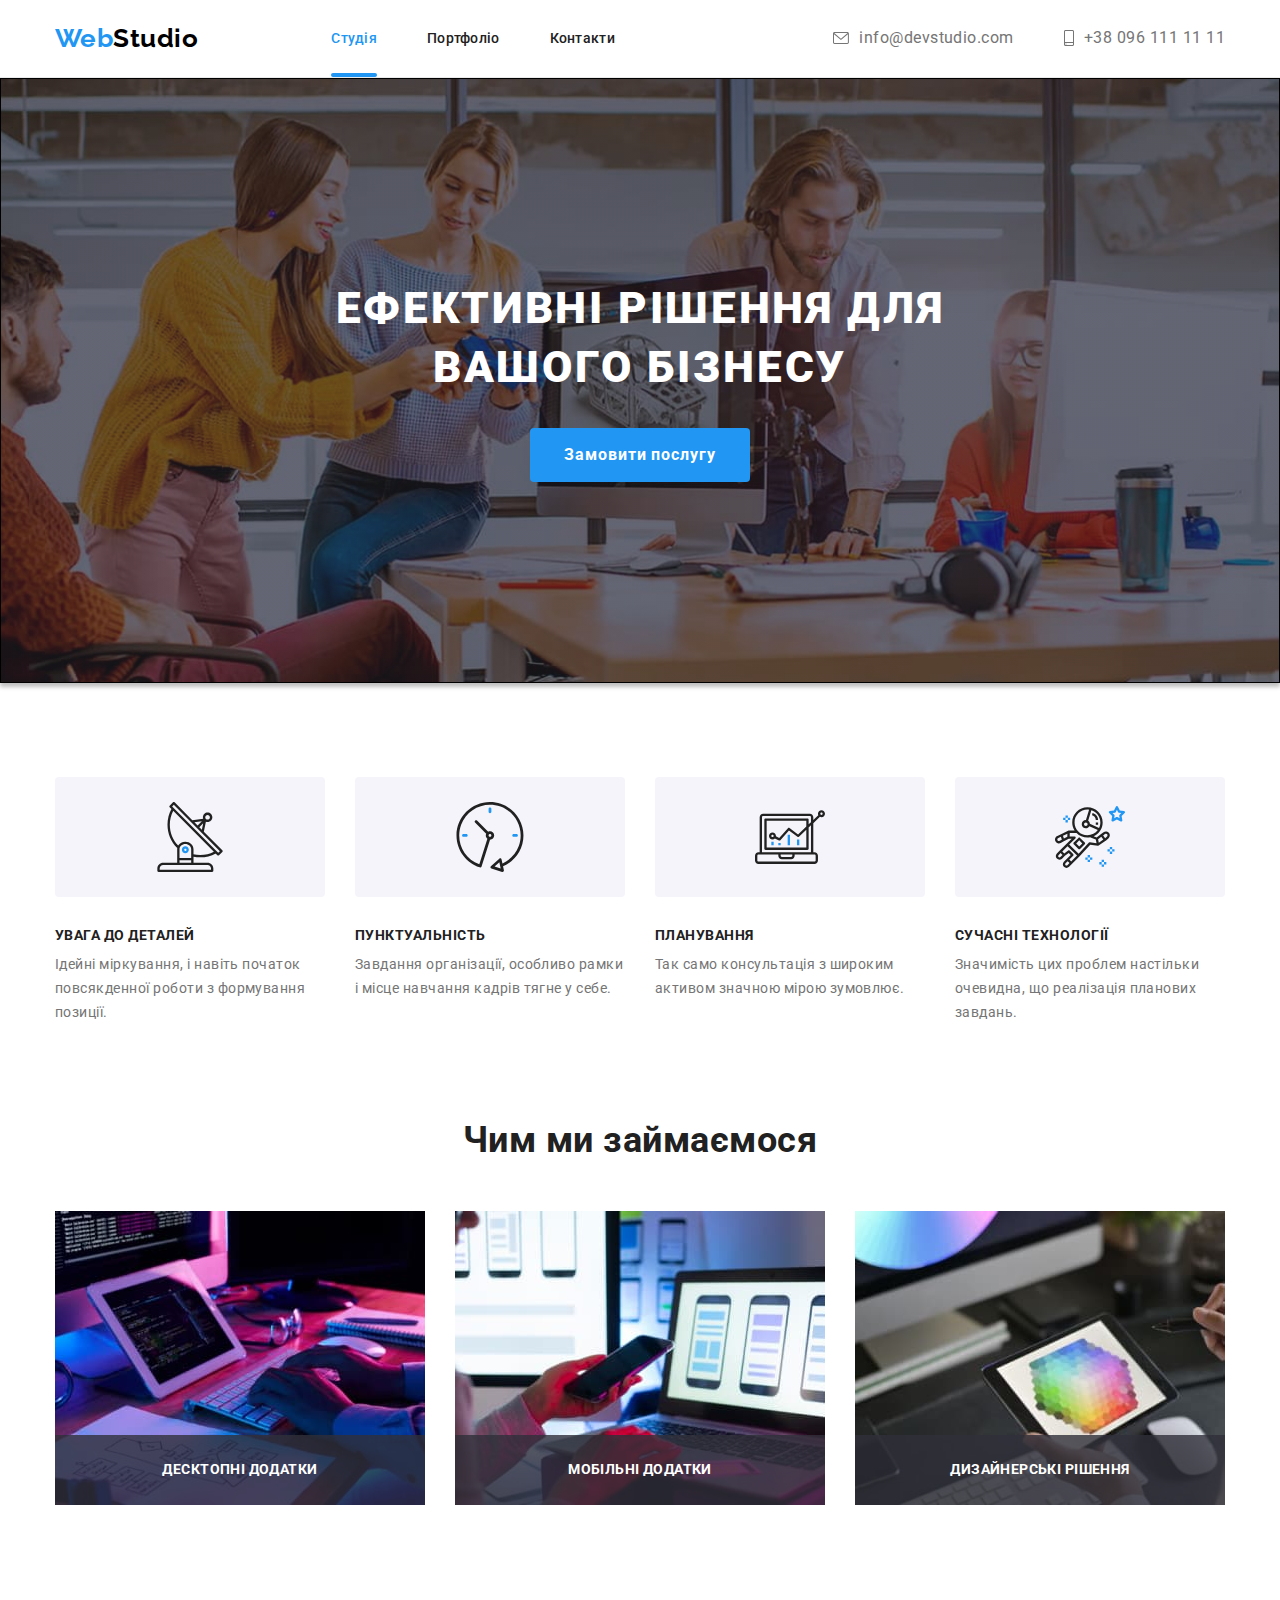
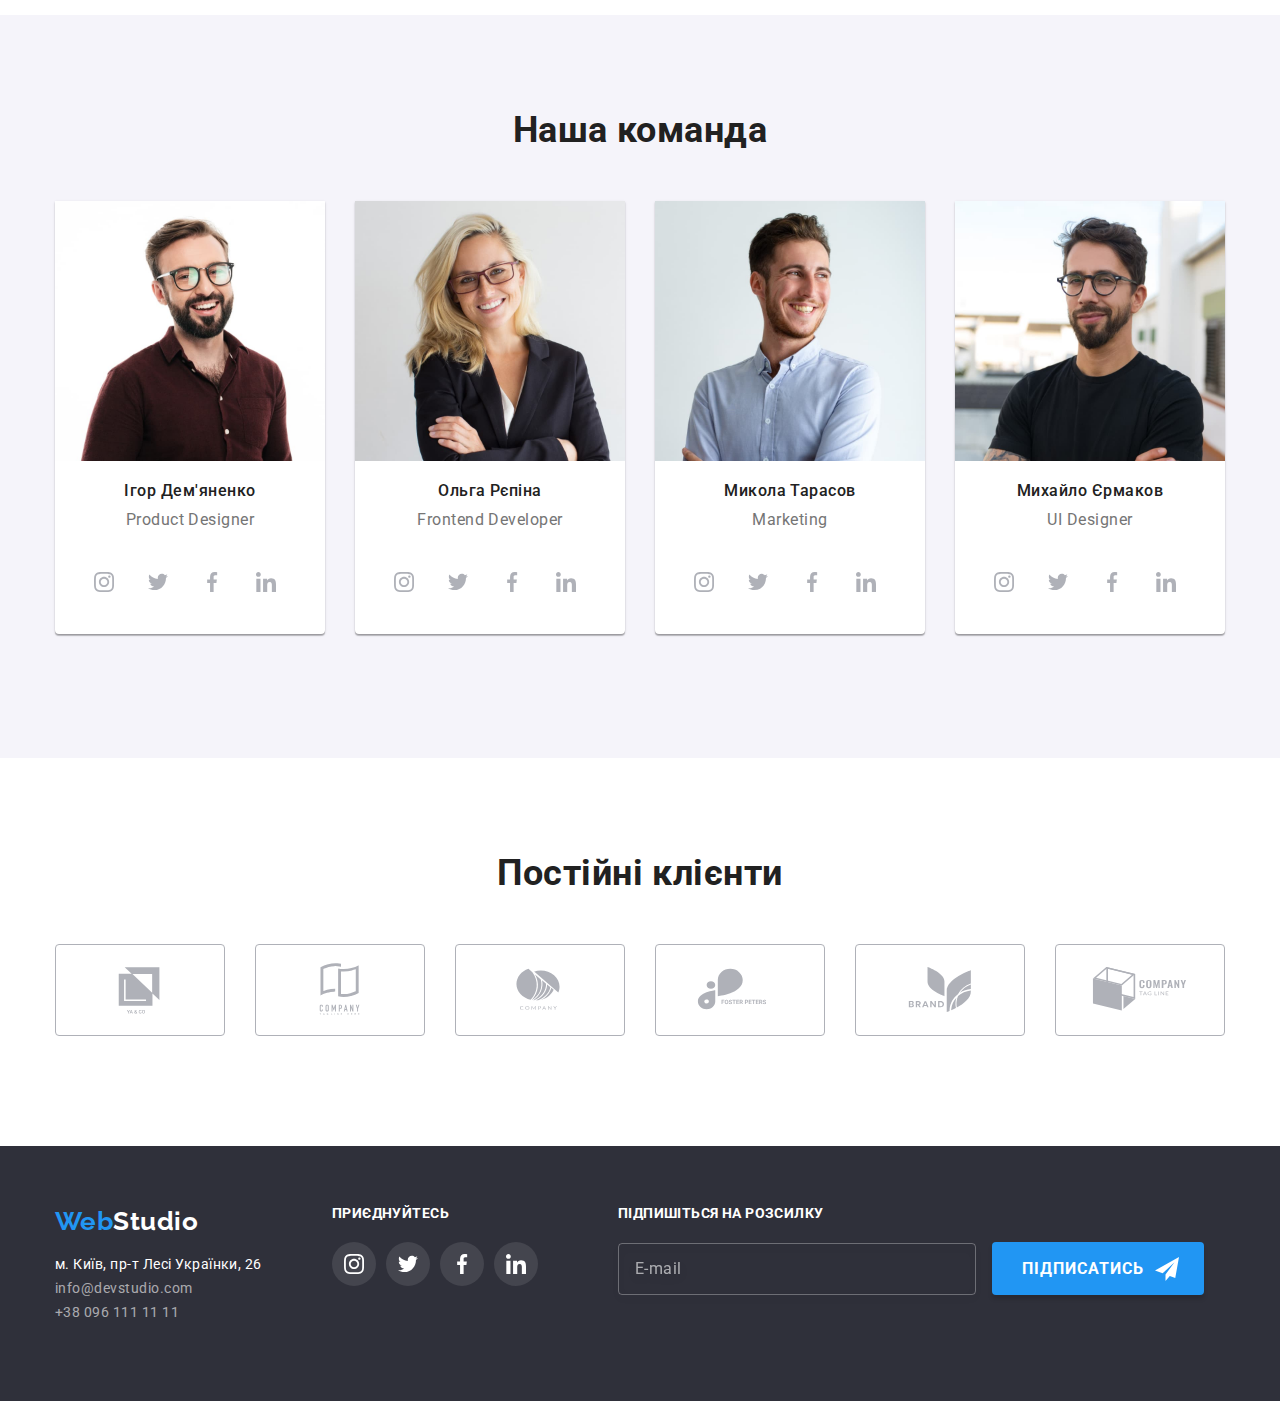
<file: index.html>
<!DOCTYPE html>
<html lang="uk">
<head>
    <meta charset="UTF-8">
    <meta http-equiv="X-UA-Compatible" content="IE=edge">
    <meta name="viewport" content="width=device-width, initial-scale=1.0">
    <title>WebStudio</title>
    <link rel="stylesheet" href="./css/main.min.css">
    </head>
<body class="body">
    <header class="page-header--border">
        <div class="container page-header">
            <nav>
                <div class="site-nav">
                    <a href="./index.html" class="logo">
                        <span><span class="logo-web">Web</span>Studio</span>
                    </a>
                    <ul class="site-nav--list">
                        <li><a href="./index.html" class="site-nav--link site-nav--link__currentcolor">Студія</a></li>
                        <li><a href="./portfolio.html" class="site-nav--link">Портфоліо</a></li>
                        <li><a href="" class="site-nav--link">Контакти</a></li>
                    </ul>
                </div>
            </nav>
            <ul class="page-header--contact">
                <li class="page-header--list">
                    <div class="page-header--item">
                        <a href="mailto:info@devstudio.com" class="page-header--link">
                            <svg width="16" height="12" class="page-header--icon">
                                <use href="./images/icon.svg#envelope"></use>
                            </svg>info@devstudio.com</a>
                    </div>
                </li>
                <li class="page-header--list">
                    <div class="page-header--item">
                        <a href="tel:+380961111111" class="page-header--link">
                            <svg width="10" height="16" class="page-header--icon">
                                <use href="./images/icon.svg#smartphone"></use>
                            </svg>+38 096 111 11 11</a>
                    </div>
                </li>
            </ul>
        </div>
    </header>
    <main>
        <!-- Герой -->
            <section class="hero">
                <div class="hero--owerlay">
                <h1 class="hero--title">Ефективні рішення для<br>вашого бізнесу</h1>
                <button type="button" class="hero--button" data-modal-open>Замовити послугу</button>
                </div>
            </section>
            <!--  -->
            <section class="section container predominantly">
                <h2 class="predominantly--head">Наші переваги</h2>
                <ul class="predominantly--list">
                    <li class="predominantly--item">
                        <div class="predominantly--box">
                        <svg width="70" height="70" class="predominantly--icon">
                            <use href="./images/icon.svg#antenna"></use>
                        </svg>
                        </div>
                        <h3 class="predominantly--title">УВАГА ДО ДЕТАЛЕЙ</h3>
                        <p class="predominantly--text">Ідейні міркування, і навіть початок повсякденної роботи з формування позиції.</p>
                    </li>
                    <li class="predominantly--item">
                        <div class="predominantly--box">
                            <svg width="70" height="70" class="predominantly--icon">
                                <use href="./images/icon.svg#clock"></use>
                            </svg>
                        </div>
                        <h3 class="predominantly--title">ПУНКТУАЛЬНІСТЬ</h3>
                        <p class="predominantly--text">Завдання організації, особливо рамки і місце навчання кадрів тягне у себе.</p>
                    </li >
                    <li class="predominantly--item">
                        <div class="predominantly--box">
                            <svg width="70" height="70" class="predominantly--icon">
                                <use href="./images/icon.svg#diagram"></use>
                            </svg>
                        </div>
                        <h3 class="predominantly--title">ПЛАНУВАННЯ</h3>
                        <p class="predominantly--text">Так само консультація з широким активом значною мірою зумовлює.</p>
                    </li >
                    <li class="predominantly--item">
                        <div class="predominantly--box">
                            <svg width="70" height="70" class="predominantly--icon">
                                <use href="./images/icon.svg#astronaut"></use>
                            </svg>
                        </div>
                        <h3 class="predominantly--title">СУЧАСНІ ТЕХНОЛОГІЇ</h3>
                        <p class="predominantly--text">Значимість цих проблем настільки очевидна, що реалізація планових завдань.</p>
                    </li>
                </ul>
            </section>
            <!--  -->
            <section class="section container galery">
                <h2 class="section--title">Чим ми займаємося</h2>
                <ul class="galery--list">
                    <li >
                        <div class="galery--item">
                            <img src="./images/box1.jpg" alt="Десктопні додатки" width="370">
                            <p class="galery--title">Десктопні додатки</p>
                        </div>
                    </li>
                        <li>
                        <div class="galery--item">
                             <img src="./images/box2.jpg" alt="Мобільні додатки" width="370">
                            <p class="galery--title">Мобільні додатки</p>
                        </div>
                    </li>
                    <li>
                        <div class="galery--item">
                            <img src="./images/box3.jpg" alt="Дизайнерські рішення" width="370">
                            <p class="galery--title">Дизайнерські рішення</p>
                        </div>
                    </li>
                </ul>
            </section>
            <!--  -->
            <section class="section team">
                <div class="container">
                <h2 class="section--title">Наша команда</h2>
                <ul class="team--list">
                    <li class="team--item">
                        <img src="./images/imgpd.jpg" alt="Чоловік" width="270">
                        <h3 class="team--title">Ігор Дем'яненко</h3>
                        <p class="team--text">Product Designer</p>
                        <ul class="social-networks">
                            <li>
                                <a href="" class="social-networks--link">
                                    <svg width="20" height="20" class="social-networks--icon">
                                        <use href="./images/icon.svg#instagram"></use>
                                    </svg>
                                </a>
                            </li>
                            <li >
                                <a href="" class="social-networks--link">
                                    <svg width="20" height="20" class="social-networks--icon">
                                        <use href="./images/icon.svg#twitter"></use>
                                    </svg>
                                </a>
                            </li>
                            <li >
                                <a href="" class="social-networks--link">
                                    <svg width="20" height="20" class="social-networks--icon">
                                        <use href="./images/icon.svg#facebook"></use>
                                    </svg>
                                </a>
                            </li>
                            <li >
                                <a href="" class="social-networks--link">
                                    <svg width="20" height="20" class="social-networks--icon">
                                        <use href="./images/icon.svg#linkedin"></use>
                                    </svg>
                                </a>
                            </li>
                        </ul>
                    </li>
                    <li class="team--item">
                        <img src="./images/imgfd.jpg" alt="Жінка" width="270">
                        <h3 class="team--title">Ольга Рєпіна</h3>
                        <p class="team--text">Frontend Developer</p>
                        <ul class="social-networks">
                            <li>
                                <a href="" class="social-networks--link">
                                    <svg width="20" height="20" class="social-networks--icon">
                                        <use href="./images/icon.svg#instagram"></use>
                                    </svg>
                                </a>
                            </li>
                            <li>
                                <a href="" class="social-networks--link">
                                    <svg width="20" height="20" class="social-networks--icon">
                                        <use href="./images/icon.svg#twitter"></use>
                                    </svg>
                                </a>
                            </li>
                            <li>
                                <a href="" class="social-networks--link">
                                    <svg width="20" height="20" class="social-networks--icon">
                                        <use href="./images/icon.svg#facebook"></use>
                                    </svg>
                                </a>
                            </li>
                            <li>
                                <a href="" class="social-networks--link">
                                    <svg width="20" height="20" class="social-networks--icon">
                                        <use href="./images/icon.svg#linkedin"></use>
                                    </svg>
                                </a>
                            </li>
                        </ul>
                    </li>
                    <li class="team--item">
                        <img src="./images/imgm.jpg" alt="Чоловік" width="270">
                        <h3 class="team--title">Микола Тарасов</h3>
                        <p class="team--text">Marketing</p>
                        <ul class="social-networks">
                            <li>
                                <a href="" class="social-networks--link">
                                    <svg width="20" height="20" class="social-networks--icon">
                                        <use href="./images/icon.svg#instagram"></use>
                                    </svg>
                                </a>
                            </li>
                            <li>
                                <a href="" class="social-networks--link">
                                    <svg width="20" height="20" class="social-networks--icon">
                                        <use href="./images/icon.svg#twitter"></use>
                                    </svg>
                                </a>
                            </li>
                            <li>
                                <a href="" class="social-networks--link">
                                    <svg width="20" height="20" class="social-networks--icon">
                                        <use href="./images/icon.svg#facebook"></use>
                                    </svg>
                                </a>
                            </li>
                            <li>
                                <a href="" class="social-networks--link">
                                    <svg width="20" height="20" class="social-networks--icon">
                                        <use href="./images/icon.svg#linkedin"></use>
                                    </svg>
                                </a>
                            </li>
                        </ul>
                    </li>
                    <li class="team--item">
                        <img src="./images/imguid.jpg" alt="Чоловік" width="270">
                        <h3 class="team--title">Михайло Єрмаков</h3>
                        <p class="team--text">UI Designer</p>
                        <ul class="social-networks">
                            <li>
                                <a href="" class="social-networks--link">
                                    <svg width="20" height="20" class="social-networks--icon">
                                        <use href="./images/icon.svg#instagram"></use>
                                    </svg>
                                </a>
                            </li>
                            <li>
                                <a href="" class="social-networks--link">
                                    <svg width="20" height="20" class="social-networks--icon">
                                        <use href="./images/icon.svg#twitter"></use>
                                    </svg>
                                </a>
                            </li>
                            <li>
                                <a href="" class="social-networks--link">
                                    <svg width="20" height="20" class="social-networks--icon">
                                        <use href="./images/icon.svg#facebook"></use>
                                    </svg>
                                </a>
                            </li>
                            <li>
                                <a href="" class="social-networks--link">
                                    <svg width="20" height="20" class="social-networks--icon">
                                        <use href="./images/icon.svg#linkedin"></use>
                                    </svg>
                                </a>
                            </li>
                        </ul>
                    </li>
                </ul>
                </div>
            </section>
            <section class="section client">
                <div class="container">
                <h2 class="section--title">Постійні клієнти</h2>
                <ul class="client--list">
                    <li class="client--item">
                        <a href="" class="client--icon">
                            <svg class="icon" width="106" height="60">
                                <use href="./images/icon.svg#client1"></use>
                            </svg>
                        </a>
                    </li>
                    <li class="client--item">
                        <a href="" class="client--icon">
                            <svg class="icon" width="106" height="60">
                                <use href="./images/icon.svg#client2"></use>
                            </svg>
                        </a>
                    </li>
                    <li class="client--item">
                        <a href="" class="client--icon">
                            <svg class="icon" width="106" height="60">
                                <use href="./images/icon.svg#client3"></use>
                            </svg>
                        </a>
                    </li>
                    <li class="client--item">
                        <a href="" class="client--icon">
                            <svg class="icon" width="106" height="60">
                                <use href="./images/icon.svg#client4"></use>
                            </svg>
                        </a>
                    </li>
                    <li class="client--item">
                        <a href="" class="client--icon">
                            <svg class="icon" width="106" height="60">
                                <use href="./images/icon.svg#client5"></use>
                            </svg>
                        </a>
                    </li>
                    <li>
                        <a href="" class="client--icon">
                            <svg class="icon" width="106" height="60">
                                <use href="./images/icon.svg#client6"></use>
                            </svg>
                        </a>
                    </li>
                </ul>
                </div>
            </section>
    </main>
    <footer class="footer">
        <div class="container footer--box">
        <div class="contact-box">
        <a href="./index.html" class="footer-logo"><span class="logo-web">Web</span>Studio</a>
        <address>
            <ul class="footer--contact">
                <li ><a href="https://goo.gl/maps/kA798qE1cDonrKTo9" class="footer--address" target="_blank" rel="noreferrer noopener">м. Київ, пр-т Лесі Українки, 26</a></li>
                <li ><a href="mailto:info@devstudio.com" class="footer--link">info@devstudio.com</a></li>
                <li> <a href="tel:+380961111111" class="footer--link">+38 096 111 11 11</a></li>
            </ul>
        </address>
        </div>
        <div class="contact-box">
            <p class="footer--title">приєднуйтесь</p>
                        <ul class="social-networks">
                            <li>
                                <a href="" class="social-networks--link social-networks--link__fill">
                                    <svg width="20" height="20">
                                        <use href="./images/icon.svg#instagram"></use>
                                    </svg>
                                </a>
                            </li>
                            <li>
                                <a href="" class="social-networks--link social-networks--link__fill">
                                    <svg width="20" height="20">
                                        <use href="./images/icon.svg#twitter"></use>
                                    </svg>
                                </a>
                            </li>
                            <li>
                                <a href="" class="social-networks--link social-networks--link__fill">
                                    <svg width="20" height="20">
                                        <use href="./images/icon.svg#facebook"></use>
                                    </svg>
                                </a>
                            </li>
                            <li>
                                <a href="" class="social-networks--link social-networks--link__fill">
                                    <svg width="20" height="20">
                                        <use href="./images/icon.svg#linkedin"></use>
                                    </svg>
                                </a>
                            </li>
                        </ul>
        </div>

        <div class="subscription">
            <form action="" class="subscription-form">
                <label for="footemail" class="subscription--label">Підпишіться на розсилку</label>
                <input type="email" name="footemail" id="footemail" placeholder="E-mail" class="subscription--email">
                <button type="submit" class="subscription--button">
                    <span class="subscription--text">Підписатись</span> 
                <svg class="subscription--icon">
                    <use href="./images/icon.svg#send"></use>
                </svg>
                </button>
            </form>
        </div>
        </div>
    </footer>

    <div class="backdrop is-hidden" data-modal>
        <div class="modal">
            <button class="button-exit" type="button" data-modal-close>
                <svg width="11" height="11">
                    <use href="./images/icon.svg#exit"></use>
                </svg>
            </button>
            <h2 class="modal--head">Залиште свої дані, ми вам передзвонимо</h2>
            <div >
            <form action="" class="modal-form">
                <!-- <div class="label-focus"> -->


                <label for="name" class="modal-form--label" name="name"> Ім'я
                <input type="text" id="name" class="modal-form--input">
                    <svg width="18" height="18" class="modal-form--icon">
                        <use href="./images/icon.svg#name"></use>
                    </svg>
                </label>

                <label for="tel" class="modal-form--label">Телефон
                    <input type="tel" id="tel" class="modal-form--input" name="tel">
                    <svg width="18" height="18" class="modal-form--icon">
                        <use href="./images/icon.svg#tel"></use>
                    </svg>
                </label>

                <label for="email" class="modal-form--label">Пошта
                    <input type="email" class="modal-form--input" id="email" name="email">
                    <svg width="18" height="18" class="modal-form--icon">
                        <use href="./images/icon.svg#mail"></use>
                    </svg>
                </label>

                <label for="coment" class="modal-form--label">Коментар</label>
                <textarea name="Коментар" rows="5" placeholder="Введіть текст" class="modal-form--textarea" id="coment"></textarea>

                <label for="checkbox" class="checkbox--label">
                    <input type="checkbox" id="checkbox" class="checkbox" name="checkbox">
                        Погоджуюся з розсилкою та приймаю <a href="" class="checkbox--link">Умови договору</a>
                    <span class="checkbox--icon">
                        <svg width="16" height="15" class="checkbox--svg">
                            <use href="./images/icon.svg#iconcheck"></use>
                        </svg>
                    </span>
                </label>
                <button type="submit" class="modal--submit">Відправити</button>
            </form>
            </div>
        </div>
    </div>
    <script src="./js/modal.js"></script>
</body>
</html>
</file>
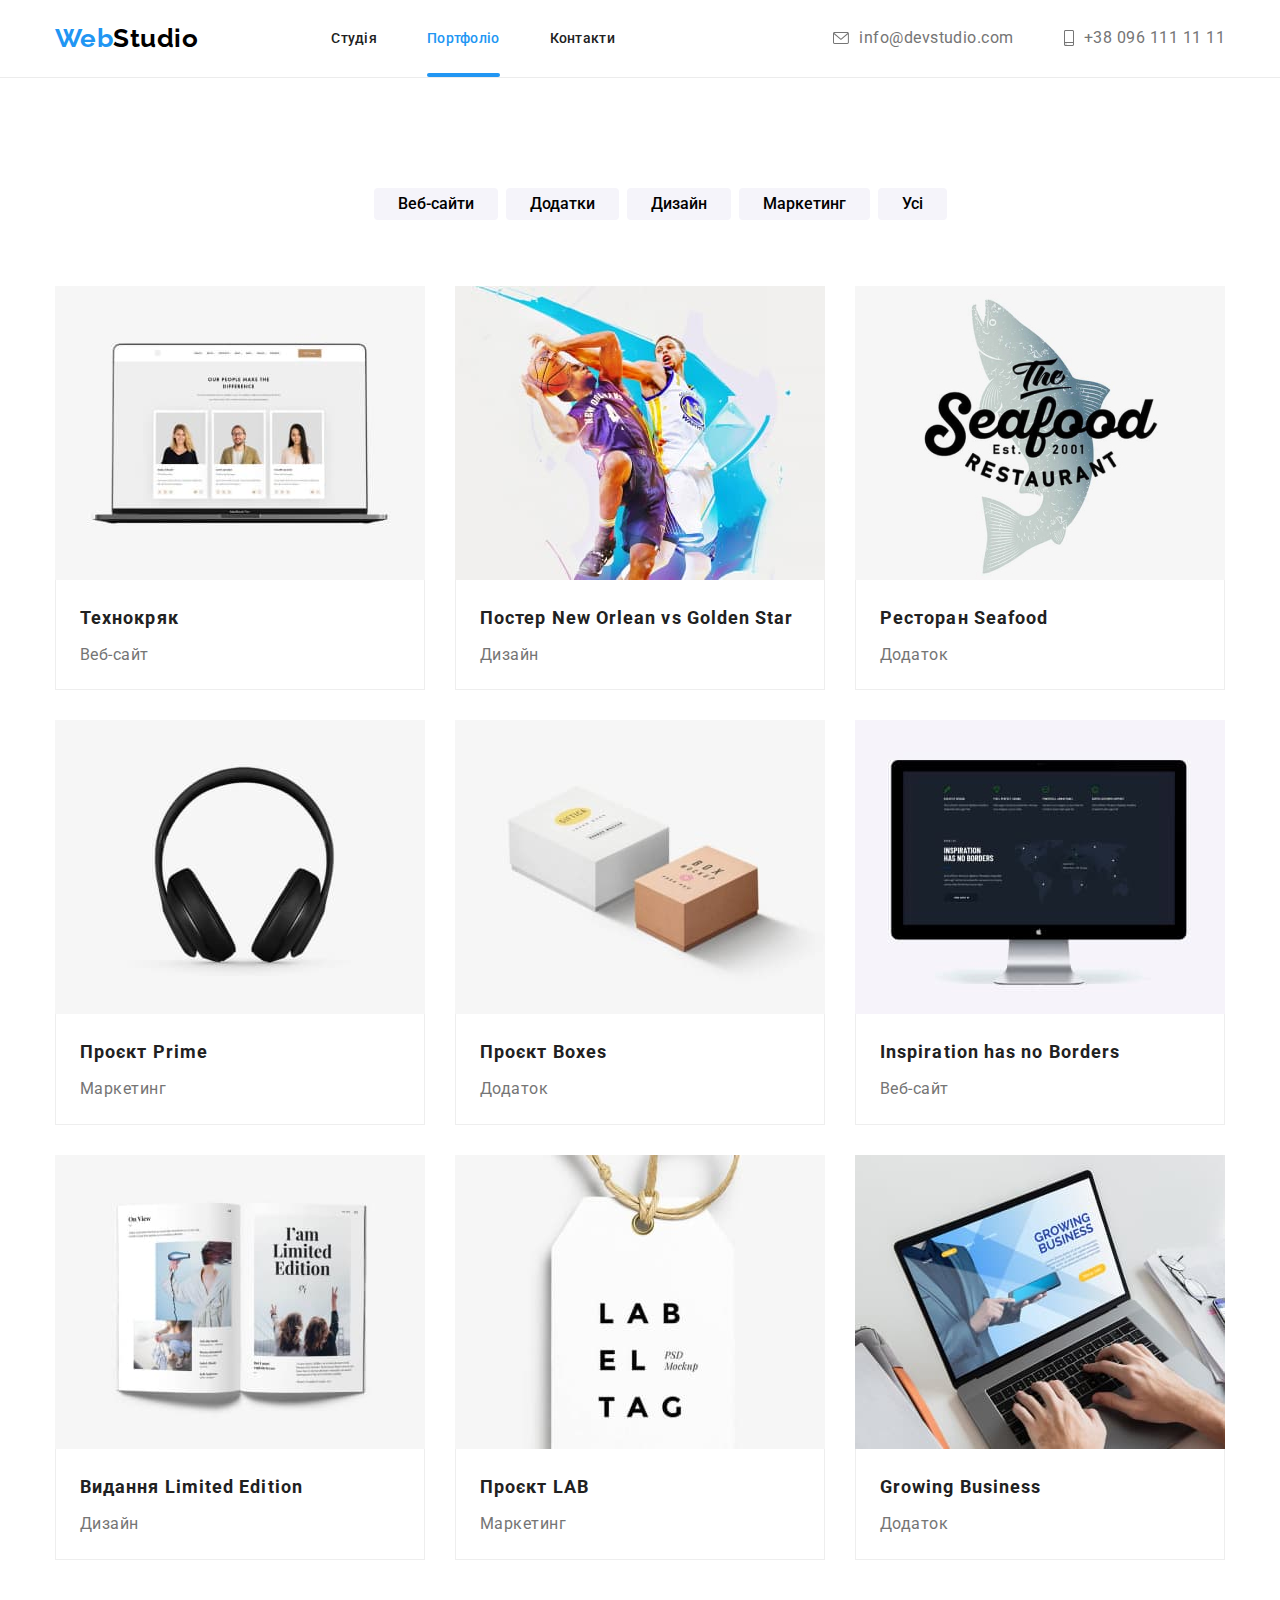
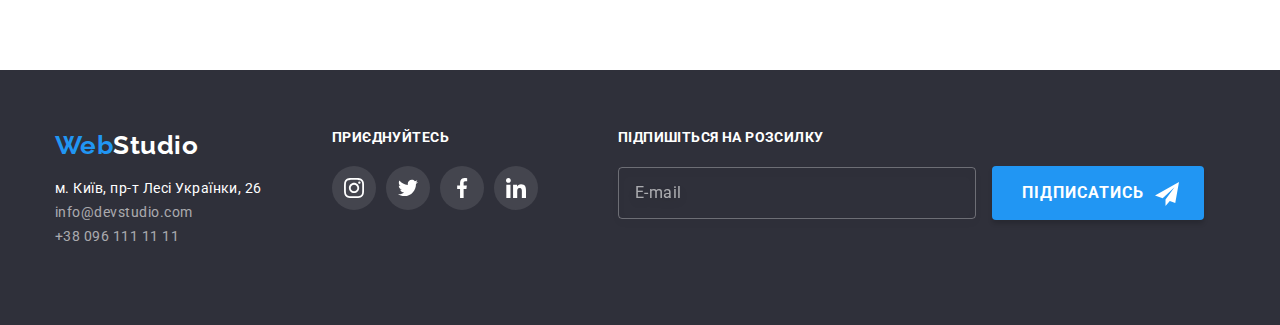
<file: portfolio.html>
<!DOCTYPE html>
<html lang="uk">
<head>
    <meta charset="UTF-8">
    <meta http-equiv="X-UA-Compatible" content="IE=edge">
    <meta name="viewport" content="width=device-width, initial-scale=1.0">
    <title>Портфоліо</title>
    <link rel="stylesheet" href="./css/main.min.css">
</head>
<body class="body">
    <header class="page-header--border">
        <div class="container page-header">
            <nav>
                <div class="site-nav">
                    <a href="./index.html" class="logo">
                        <span><span class="logo-web">Web</span>Studio</span>
                    </a>
                    <ul class="site-nav--list">
                        <li><a href="./index.html" class="site-nav--link">Студія</a></li>
                        <li><a href="./portfolio.html" class="site-nav--link site-nav--link__currentcolor">Портфоліо</a></li>
                        <li><a href="" class="site-nav--link">Контакти</a></li>
                    </ul>
                </div>
            </nav>
            <ul class="page-header--contact">
                <li class="page-header--list">
                    <div class="page-header--item">
                        <a href="mailto:info@devstudio.com" class="page-header--link">
                            <svg width="16" height="12" class="page-header--icon">
                                <use href="./images/icon.svg#envelope"></use>
                            </svg>info@devstudio.com</a>
                    </div>
                </li>
                <li class="page-header--list">
                    <div class="page-header--item">
                        <a href="tel:+380961111111" class="page-header--link">
                            <svg width="10" height="16" class="page-header--icon">
                                <use href="./images/icon.svg#smartphone"></use>
                            </svg>+38 096 111 11 11</a>
                    </div>
                </li>
            </ul>
        </div>
    </header>
    <main>
        <section class="portfolio section">
        <div class="container">
            <h1 class="portfolio--header">Портфоліо</h1>
        <ul class="filter">
            <li class="filter--items"><BUtton type="button" class="filter--button">Веб-сайти</BUtton></li>
            <li class="filter--items"><BUtton type="button" class="filter--button">Додатки</BUtton></li>
            <li class="filter--items"><BUtton type="button" class="filter--button">Дизайн</BUtton></li>
            <li class="filter--items"><BUtton type="button" class="filter--button">Маркетинг</BUtton></li>
            <li class="filter--items"><BUtton type="button" class="filter--button">Усі</BUtton></li>
        </ul>
        <ul class="portfolio--list">
            <li class="portfolio--items">
                <div>
                <a href="" class="portfolio--card">
                <div class="portfolio--card__hover">
                    <img src="./images/tehnocryac.jpg" alt="Технокряк" width="370" class="portfolio--img">
                <div class="portfolio--description">
                    <p>Ресурс пропонує комплексні пропозиції з різним рівнем функціоналу та сервісів. Все це дозволить відвідувачу отримати вичерпні відомості про компанію чи приватну особу.</p>
                </div>
                </div>
                <div class="portfolio--signature">
                <h2 class="portfolio--title">Технокряк</h2>
                <p class="portfolio--text">Веб-сайт</p>
                </div>
                </a>
            </li>
            <li class="portfolio--items">
                <div>
                <a href="" class="portfolio--card">
                <div class="portfolio--card__hover">
                    <img src="./images/poster.jpg" alt="" width="370" class="portfolio--img">
                <div class="portfolio--description">
                    <p>Ресурс пропонує комплексні пропозиції з різним рівнем функціоналу та сервісів. Все це дозволить відвідувачу
                        отримати вичерпні відомості про компанію чи приватну особу.</p>
                </div>
                </div>
                <div class="portfolio--signature">
                <h2 class="portfolio--title">Постер New Orlean vs Golden Star</h2>
                <p class="portfolio--text">Дизайн</p>
                </div>
                </a>
            </li>
            <li class="portfolio--items">
                <div>
                <a href="" class="portfolio--card">
                <div class="portfolio--card__hover">
                    <img src="./images/restoran.jpg" alt="" width="370" class="portfolio--img">
                <div class="portfolio--description">
                    <p>Ресурс пропонує комплексні пропозиції з різним рівнем функціоналу та сервісів. Все це дозволить відвідувачу
                        отримати вичерпні відомості про компанію чи приватну особу.</p>
                </div>
                </div>
                <div class="portfolio--signature">
                <h2 class="portfolio--title">Ресторан Seafood</h2>
                <p class="portfolio--text">Додаток</p>
                </div>
                </a>
            </li>
            <li class="portfolio--items">
                <div>
                <a href="" class="portfolio--card">
                <div class="portfolio--card__hover">
                    <img src="./images/prime.jpg" alt="" width="370" class="portfolio--img">
                <div class="portfolio--description">
                    <p>Ресурс пропонує комплексні пропозиції з різним рівнем функціоналу та сервісів. Все це дозволить відвідувачу
                        отримати вичерпні відомості про компанію чи приватну особу.</p>
                </div>
                </div>
                <div class="portfolio--signature">
                <h2 class="portfolio--title">Проєкт Prime</h2>
                <p class="portfolio--text">Маркетинг</p>
                </div>
                </a>
            </li>
            <li class="portfolio--items">
                <div>
                <a href="" class="portfolio--card">
                <div class="portfolio--card__hover">
                    <img src="./images/boxes.jpg" alt="" width="370" class="portfolio--img">
                <div class="portfolio--description">
                    <p>Ресурс пропонує комплексні пропозиції з різним рівнем функціоналу та сервісів. Все це дозволить відвідувачу
                        отримати вичерпні відомості про компанію чи приватну особу.</p>
                </div>
                </div>
                <div class="portfolio--signature">
                <h2 class="portfolio--title">Проєкт Boxes</h2>
                <p class="portfolio--text">Додаток</p>
                </div>
                </a>
            </li>
            <li class="portfolio--items">
                <div>
                <a href="" class="portfolio--card">
                <div class="portfolio--card__hover">
                    <img src="./images/borders.jpg" alt="" width="370" class="portfolio--img">
                <div class="portfolio--description">
                    <p>Ресурс пропонує комплексні пропозиції з різним рівнем функціоналу та сервісів. Все це дозволить відвідувачу
                        отримати вичерпні відомості про компанію чи приватну особу.</p>
                </div>
                </div>
                <div class="portfolio--signature">
                <h2 class="portfolio--title">Inspiration has no Borders</h2>
                <p class="portfolio--text">Веб-сайт</p>
                </div>
                </a>
            </li>
            <li class="portfolio--items">
                <div>
                <a href="" class="portfolio--card">
                <div class="portfolio--card__hover">
                    <img src="./images/limited.jpg" alt="" width="370" class="portfolio--img">
                <div class="portfolio--description">
                    <p>Ресурс пропонує комплексні пропозиції з різним рівнем функціоналу та сервісів. Все це дозволить відвідувачу
                        отримати вичерпні відомості про компанію чи приватну особу.</p>
                </div>
                </div>
                <div class="portfolio--signature">
                <h2 class="portfolio--title">Видання Limited Edition</h2>
                <p class="portfolio--text">Дизайн</p>
                </div>
                </a>
            </li>
            <li class="portfolio--items">
                <div>
                <a href="" class="portfolio--card">
                <div class="portfolio--card__hover">
                    <img src="./images/lab.jpg" alt="" width="370" class="portfolio--img">
                <div class="portfolio--description">
                    <p>Ресурс пропонує комплексні пропозиції з різним рівнем функціоналу та сервісів. Все це дозволить відвідувачу
                        отримати вичерпні відомості про компанію чи приватну особу.</p>
                </div>
                </div>
                <div class="portfolio--signature">
                <h2 class="portfolio--title">Проєкт LAB</h2>
                <p class="portfolio--text">Маркетинг</p>
                </div>
                </a>
            </li>
            <li class="portfolio--items">
                <div>
                <a href="" class="portfolio--card">
                <div class="portfolio--card__hover">
                    <img src="./images/gruwing.jpg" alt="" width="370" class="portfolio--img">
                <div class="portfolio--description">
                    <p>Ресурс пропонує комплексні пропозиції з різним рівнем функціоналу та сервісів. Все це дозволить відвідувачу
                        отримати вичерпні відомості про компанію чи приватну особу.</p>
                </div>
                </div>
                <div class="portfolio--signature">
                <h2 class="portfolio--title">Growing Business</h2>
                <p class="portfolio--text">Додаток</p>
                </div>
                </a>
            </li>
        </ul>
        </div>
        </section>
    </main>
    <footer class="footer">
        <div class="container footer--box">
            <div class="contact-box">
                <a href="./index.html" class="footer-logo"><span class="logo-web">Web</span>Studio</a>
                <address>
                    <ul class="footer--contact">
                        <li><a href="https://goo.gl/maps/kA798qE1cDonrKTo9" class="footer--address" target="_blank"
                                rel="noreferrer noopener">м. Київ, пр-т Лесі Українки, 26</a></li>
                        <li><a href="mailto:info@devstudio.com" class="footer--link">info@devstudio.com</a></li>
                        <li> <a href="tel:+380961111111" class="footer--link">+38 096 111 11 11</a></li>
                    </ul>
                </address>
            </div>
            <div class="contact-box">
                <p class="footer--title">приєднуйтесь</p>
                <ul class="social-networks">
                    <li>
                        <a href="" class="social-networks--link social-networks--link__fill">
                            <svg width="20" height="20">
                                <use href="./images/icon.svg#instagram"></use>
                            </svg>
                        </a>
                    </li>
                    <li>
                        <a href="" class="social-networks--link social-networks--link__fill">
                            <svg width="20" height="20">
                                <use href="./images/icon.svg#twitter"></use>
                            </svg>
                        </a>
                    </li>
                    <li>
                        <a href="" class="social-networks--link social-networks--link__fill">
                            <svg width="20" height="20">
                                <use href="./images/icon.svg#facebook"></use>
                            </svg>
                        </a>
                    </li>
                    <li>
                        <a href="" class="social-networks--link social-networks--link__fill">
                            <svg width="20" height="20">
                                <use href="./images/icon.svg#linkedin"></use>
                            </svg>
                        </a>
                    </li>
                </ul>
            </div>
    
            <div class="subscription">
                <form action="" class="subscription-form">
                    <label for="footemail" class="subscription--label">Підпишіться на розсилку</label>
                    <input type="email" name="footemail" id="footemail" placeholder="E-mail" class="subscription--email">
                    <button type="submit" class="subscription--button">
                        <span class="subscription--text">Підписатись</span>
                        <svg class="subscription--icon">
                            <use href="./images/icon.svg#send"></use>
                        </svg>
                    </button>
                </form>
            </div>
        </div>
    </footer>
</body>
</html>
</file>
<file: css/main.min.css>
@import"https://fonts.googleapis.com/css2?family=Raleway:wght@700&family=Roboto:wght@400;500;700;900&display=swap";/*! modern-normalize v1.1.0 | MIT License | https://github.com/sindresorhus/modern-normalize */*,::before,::after{-webkit-box-sizing:border-box;box-sizing:border-box}html{line-height:1.15;-webkit-text-size-adjust:100%;-moz-tab-size:4;-o-tab-size:4;tab-size:4}body{margin:0;font-family:system-ui,-apple-system,"Segoe UI",Roboto,Helvetica,Arial,sans-serif,"Apple Color Emoji","Segoe UI Emoji"}hr{height:0;color:inherit}abbr[title]{-webkit-text-decoration:underline dotted;text-decoration:underline dotted}b,strong{font-weight:bolder}code,kbd,samp,pre{font-family:ui-monospace,SFMono-Regular,Consolas,"Liberation Mono",Menlo,monospace;font-size:1em}small{font-size:80%}sub,sup{font-size:75%;line-height:0;position:relative;vertical-align:baseline}sub{bottom:-0.25em}sup{top:-0.5em}table{text-indent:0;border-color:inherit}button,input,optgroup,select,textarea{font-family:inherit;font-size:100%;line-height:1.15;margin:0}button,select{text-transform:none}button,[type=button],[type=reset],[type=submit]{-webkit-appearance:button}::-moz-focus-inner{border-style:none;padding:0}:-moz-focusring{outline:1px dotted ButtonText}:-moz-ui-invalid{box-shadow:none}legend{padding:0}progress{vertical-align:baseline}::-webkit-inner-spin-button,::-webkit-outer-spin-button{height:auto}[type=search]{-webkit-appearance:textfield;outline-offset:-2px}::-webkit-search-decoration{-webkit-appearance:none}::-webkit-file-upload-button{-webkit-appearance:button;font:inherit}summary{display:list-item}.body{font-family:Roboto,sans-serif;letter-spacing:.03em;color:#212121;margin:0}ul{list-style:none}.container{width:1200px;margin-left:auto;margin-right:auto;padding-left:15px;padding-right:15px}.logo{color:#000;font-family:Raleway,sans-serif;font-weight:700;font-size:26px;line-height:1.2;margin:0;text-decoration:none}.logo-web{color:#2196f3}.site-nav{display:-webkit-box;display:-ms-flexbox;display:flex;-webkit-box-align:center;-ms-flex-align:center;align-items:center}.site-nav--list{display:-webkit-box;display:-ms-flexbox;display:flex;margin-left:93px;margin-top:0;margin-bottom:0}.site-nav--link{font-weight:500;font-size:14px;line-height:.9;letter-spacing:.02em;color:#212121;padding-top:32px;padding-bottom:32px;display:block;text-decoration:none;-webkit-transition:color 250ms cubic-bezier(0.4, 0, 0.2, 1);transition:color 250ms cubic-bezier(0.4, 0, 0.2, 1)}.site-nav--link:not(last-child){margin-right:50px}.site-nav--link:hover,.site-nav--link:focus{color:#2196f3}.site-nav--link__currentcolor{color:#2196f3;position:relative}.site-nav--link__currentcolor::after{content:"";width:100%;height:4px;background-color:#2196f3;border-radius:2px;position:absolute;bottom:0;left:0}.page-header{text-decoration:none;-webkit-box-align:center;-ms-flex-align:center;align-items:center;display:-webkit-box;display:-ms-flexbox;display:flex}.page-header--border{border-bottom:1px solid #ececec}.page-header--contact{display:-webkit-box;display:-ms-flexbox;display:flex;margin-left:auto}.page-header--list:first-child{margin-right:50px}.page-header--link{display:-webkit-box;display:-ms-flexbox;display:flex;-webkit-box-align:center;-ms-flex-align:center;align-items:center}.page-header--icon{margin-right:10px}.page-header--link{color:#757575;fill:#757575;text-decoration:none;-webkit-transition:color 250ms cubic-bezier(0.4, 0, 0.2, 1);transition:color 250ms cubic-bezier(0.4, 0, 0.2, 1);-webkit-transition:fill 250ms cubic-bezier(0.4, 0, 0.2, 1);transition:fill 250ms cubic-bezier(0.4, 0, 0.2, 1)}.page-header--link:hover,.page-header--link:focus{color:#2196f3;fill:#2196f3}.hero--title{color:#fff;font-weight:900;font-size:44px;line-height:1.36;letter-spacing:.06em;text-transform:uppercase;margin-top:0;margin-bottom:30px;padding-top:200px}.hero--owerlay{margin-left:auto;margin-right:auto;max-width:1600px;background-image:-webkit-gradient(linear, left top, right top, from(rgba(47, 48, 58, 0.4)), to(rgba(47, 48, 58, 0.4))),url(../images/Imgback.jpg);background-image:linear-gradient(to right, rgba(47, 48, 58, 0.4), rgba(47, 48, 58, 0.4)),url(../images/Imgback.jpg);background-repeat:no-repeat;background-position:center;background-size:cover;border:1px solid #000;-webkit-box-shadow:0px 4px 4px rgba(0,0,0,.25);box-shadow:0px 4px 4px rgba(0,0,0,.25)}.hero{background-color:#2f303a;text-align:center}.hero--button{background:#2196f3;color:#fff;font-family:Roboto,sans-serif;font-weight:700;font-size:16px;line-height:1.88;letter-spacing:.06em;border-radius:4px;border-color:rgba(0,0,0,0);cursor:pointer;text-align:center;padding:10px 32px;margin-bottom:200px}.section{padding-top:94px;padding-bottom:94px}.predominantly--list{display:-webkit-box;display:-ms-flexbox;display:flex;margin:0;padding-left:0}.predominantly--head{list-style:none;position:absolute;clip:rect(0 0 0 0);width:1px;height:1px;margin:-1px}.predominantly--item:not(:last-child){margin-right:30px}.predominantly--icon{margin-left:auto;margin-right:auto}.predominantly--box{height:120px;width:270px;background:#f5f4fa;border-radius:4px;display:-webkit-box;display:-ms-flexbox;display:flex;-webkit-box-align:center;-ms-flex-align:center;align-items:center}.predominantly--title{font-size:14px;line-height:1.15;text-transform:uppercase;margin-top:0;margin-bottom:10px;margin-top:30px}.predominantly--text{color:#757575;font-size:14px;line-height:1.7;margin-bottom:0;margin-top:0}.section--title{font-weight:700;font-size:36px;line-height:42px;color:#212121;text-align:center;margin:0 0 50px 0}.galery{padding-top:0}.galery--list{padding-left:0;display:-webkit-box;display:-ms-flexbox;display:flex;-webkit-box-pack:justify;-ms-flex-pack:justify;justify-content:space-between}.galery--item{position:relative;display:-webkit-box;display:-ms-flexbox;display:flex}.galery--title{font-weight:700;font-size:14px;line-height:1.14;text-align:center;letter-spacing:.03em;text-transform:uppercase;color:#fff;margin:0;background:rgba(47,48,58,.8);position:absolute;bottom:0;left:0;width:100%;height:70px;display:-webkit-box;display:-ms-flexbox;display:flex;-webkit-box-align:center;-ms-flex-align:center;align-items:center;-webkit-box-pack:center;-ms-flex-pack:center;justify-content:center}.team{background-color:#f5f4fa}.team--list{margin-bottom:30px;padding-left:0;display:-webkit-box;display:-ms-flexbox;display:flex;margin-right:0;-webkit-box-pack:justify;-ms-flex-pack:justify;justify-content:space-between}.team--item:not(:last-child){margin-right:30px}.team--item{background:#fff;-webkit-box-shadow:0px 1px 3px rgba(0,0,0,.12),0px 1px 1px rgba(0,0,0,.14),0px 2px 1px rgba(0,0,0,.2);box-shadow:0px 1px 3px rgba(0,0,0,.12),0px 1px 1px rgba(0,0,0,.14),0px 2px 1px rgba(0,0,0,.2);border-radius:0px 0px 4px 4px}.team--title{font-weight:500;font-size:16px;line-height:1.2;margin-bottom:10px;text-align:center}.team--text{color:#757575;font-size:16px;line-height:1.2;margin-top:0;margin-bottom:30px;text-align:center}.social-networks{display:-webkit-box;display:-ms-flexbox;display:flex;padding:0;-webkit-box-pack:center;-ms-flex-pack:center;justify-content:center}.social-networks--link{display:-webkit-box;display:-ms-flexbox;display:flex;width:44px;height:44px;-webkit-box-align:center;-ms-flex-align:center;align-items:center;-webkit-box-pack:center;-ms-flex-pack:center;justify-content:center;margin-bottom:30px;fill:#afb1b8;margin-right:10px;background-color:rgba(255,255,255,.1);border-radius:50%;-webkit-transition:fill 250ms cubic-bezier(0.4, 0, 0.2, 1);transition:fill 250ms cubic-bezier(0.4, 0, 0.2, 1);-webkit-transition:background-color 250ms cubic-bezier(0.4, 0, 0.2, 1);transition:background-color 250ms cubic-bezier(0.4, 0, 0.2, 1)}.social-networks--link:not(:last-child){margin-right:10px}.social-networks--link:hover,.social-networks--link:focus{fill:#fff;background-color:#2196f3}.client--list{display:-webkit-box;display:-ms-flexbox;display:flex;padding:0;-webkit-box-pack:center;-ms-flex-pack:center;justify-content:center}.client--item:not(:last-child){margin-right:30px}.client--icon{display:-webkit-box;display:-ms-flexbox;display:flex;width:170px;height:92px;border:1px solid;border-color:#afb1b8;border-radius:4px;-webkit-box-align:center;-ms-flex-align:center;align-items:center;-webkit-box-pack:center;-ms-flex-pack:center;justify-content:center;fill:#afb1b8;background:rgba(255,255,255,.1);-webkit-transition:border-color 250ms cubic-bezier(0.4, 0, 0.2, 1);transition:border-color 250ms cubic-bezier(0.4, 0, 0.2, 1);-webkit-transition:fill 250ms cubic-bezier(0.4, 0, 0.2, 1);transition:fill 250ms cubic-bezier(0.4, 0, 0.2, 1)}.client--icon:hover,.client--icon:focus{fill:#2196f3;border-color:#2196f3}.footer{background:#2f303a;padding-top:60px;padding-bottom:60px}.footer--box{display:-webkit-box;display:-ms-flexbox;display:flex}.contact-box{margin-right:70px}.footer-logo{font-family:Raleway,sans-serif;text-decoration:none;color:#fff;font-weight:700;font-size:26px;line-height:1.2}.footer--contact{padding-left:0}.footer--link{color:rgba(255,255,255,.6);text-decoration:none;font-style:normal;font-size:14px;line-height:1.71;-webkit-transition:color 250ms cubic-bezier(0.4, 0, 0.2, 1);transition:color 250ms cubic-bezier(0.4, 0, 0.2, 1)}.footer--link:hover,.footer--link:focus{color:#2196f3}.footer--address{color:#fff;text-decoration:none;font-size:14px;line-height:1.71;font-style:normal}.footer--title{font-weight:700;font-size:14px;line-height:1.14;letter-spacing:.03em;text-transform:uppercase;color:#fff;margin-bottom:20px;margin-top:0}.social-networks--link__fill{fill:#fff}.subscription{display:-webkit-box;display:-ms-flexbox;display:flex;position:relative}.subscription--label{font-weight:700;font-size:14px;line-height:1.14;letter-spacing:.03em;text-transform:uppercase;color:#fff;display:block;margin-bottom:20px;text-align:left}.subscription--email{border:1px solid;border-color:rgba(255,255,255,.3);-webkit-filter:drop-shadow(0px 4px 4px rgba(0, 0, 0, 0.15));filter:drop-shadow(0px 4px 4px rgba(0, 0, 0, 0.15));border-radius:4px;background-color:rgba(0,0,0,0);width:358px;letter-spacing:.03em;padding:15px 16px;color:#fff;font-size:16px;line-height:1.25;margin-right:12px}.subscription--email::-webkit-input-placeholder{color:rgba(255,255,255,.6)}.subscription--email::-moz-placeholder{color:rgba(255,255,255,.6)}.subscription--email:-ms-input-placeholder{color:rgba(255,255,255,.6)}.subscription--email::-ms-input-placeholder{color:rgba(255,255,255,.6)}.subscription--email::placeholder{color:rgba(255,255,255,.6)}.subscription--email:focus{border-color:rgba(255,255,255,.3)}.subscription--button{font-weight:700;font-size:16px;line-height:1.87;letter-spacing:.06em;color:#fff;text-transform:uppercase;padding:10px 28px;background-color:#2196f3;border-radius:4px;border-color:rgba(0,0,0,0);-webkit-box-shadow:0px 4px 4px rgba(0,0,0,.15);box-shadow:0px 4px 4px rgba(0,0,0,.15);cursor:pointer}.subscription--text{margin-right:30px}.subscription--icon{fill:#fff;width:24px;height:24px;position:absolute;top:38%;right:25px;margin-left:10px}.backdrop{background-color:rgba(0,0,0,.2);width:100%;height:100%;position:fixed;left:0;top:0;opacity:1;-webkit-transition:opacity 250ms cubic-bezier(0.4, 0, 0.2, 1);transition:opacity 250ms cubic-bezier(0.4, 0, 0.2, 1)}.backdrop.is-hidden .modal{-webkit-transform:translate(-50%, -50%) scale(0.5);transform:translate(-50%, -50%) scale(0.5)}.is-hidden{opacity:0;pointer-events:none;visibility:hidden}.modal{position:absolute;width:528px;height:581px;background:#fff;-webkit-box-shadow:0px 1px 3px rgba(0,0,0,.12),0px 1px 1px rgba(0,0,0,.14),0px 2px 1px rgba(0,0,0,.2);box-shadow:0px 1px 3px rgba(0,0,0,.12),0px 1px 1px rgba(0,0,0,.14),0px 2px 1px rgba(0,0,0,.2);border-radius:4px;top:50%;left:50%;-webkit-transition:-webkit-transform 250ms cubic-bezier(0.4, 0, 0.2, 1);transition:-webkit-transform 250ms cubic-bezier(0.4, 0, 0.2, 1);transition:transform 250ms cubic-bezier(0.4, 0, 0.2, 1);transition:transform 250ms cubic-bezier(0.4, 0, 0.2, 1), -webkit-transform 250ms cubic-bezier(0.4, 0, 0.2, 1);-webkit-transform:translate(-50%, -50%) scale(1);transform:translate(-50%, -50%) scale(1)}.button-exit{background-color:#fff;border:1px solid rgba(0,0,0,.1);width:30px;height:30px;border-radius:50%;position:absolute;top:8px;right:8px;cursor:pointer;text-align:center;padding:0;fill:#000}.button-exit:hover{-webkit-transition:fill 250ms cubic-bezier(0.4, 0, 0.2, 1);transition:fill 250ms cubic-bezier(0.4, 0, 0.2, 1);fill:#2196f3}.modal--head{font-weight:700;font-size:20px;line-height:1.15;text-align:center;letter-spacing:.03em;color:#212121;margin-top:40px;margin-bottom:12px}.modal-form{display:-webkit-box;display:-ms-flexbox;display:flex;-webkit-box-orient:vertical;-webkit-box-direction:normal;-ms-flex-direction:column;flex-direction:column;padding-left:40px;padding-right:40px;fill:#000}.modal-form--label{font-size:12px;line-height:1.16;letter-spacing:.01em;color:#757575;margin-bottom:4px;position:relative;display:-webkit-box;display:-ms-flexbox;display:flex;-webkit-box-orient:vertical;-webkit-box-direction:normal;-ms-flex-direction:column;flex-direction:column;-webkit-transition:fill 250ms cubic-bezier(0.4, 0, 0.2, 1);transition:fill 250ms cubic-bezier(0.4, 0, 0.2, 1)}.modal-form--label:focus-within{fill:#2196f3}.modal-form--input{font-size:16px;line-height:1.87;border:1px solid;border-color:rgba(33,33,33,.2);border-radius:4px;height:40px;margin-bottom:10px;padding-left:49.8px;display:block;-webkit-transition:border-color 250ms cubic-bezier(0.4, 0, 0.2, 1);transition:border-color 250ms cubic-bezier(0.4, 0, 0.2, 1);outline:none}.modal-form--input:focus{border-color:#2196f3}.modal-form--icon{position:absolute;top:27px;left:20px}.modal-form--textarea{resize:none;width:93%;border:1px solid;border-color:rgba(33,33,33,.2);border-radius:4px;margin-bottom:20px;color:rgba(117,117,117,.5);font-family:"Roboto";font-style:normal;font-weight:400;padding:12px 16px;outline:none;-webkit-transition:border-color 250ms cubic-bezier(0.4, 0, 0.2, 1);transition:border-color 250ms cubic-bezier(0.4, 0, 0.2, 1)}.modal-form--textarea:focus{border-color:#2196f3}.modal--submit{letter-spacing:.06em;color:#fff;font-weight:700;font-size:16px;line-height:1.87;padding:10px 52px;background-color:var(--accent-text-color);border-color:rgba(0,0,0,0);margin:30px auto 40px auto;border-radius:4px;-webkit-box-shadow:none;box-shadow:none;cursor:pointer;-webkit-transition:-webkit-box-shadow 250ms cubic-bezier(0.4, 0, 0.2, 1);transition:-webkit-box-shadow 250ms cubic-bezier(0.4, 0, 0.2, 1);transition:box-shadow 250ms cubic-bezier(0.4, 0, 0.2, 1);transition:box-shadow 250ms cubic-bezier(0.4, 0, 0.2, 1), -webkit-box-shadow 250ms cubic-bezier(0.4, 0, 0.2, 1)}.modal--submit:hover{-webkit-box-shadow:0px 4px 4px rgba(0,0,0,.15);box-shadow:0px 4px 4px rgba(0,0,0,.15)}.checkbox--label{letter-spacing:.03em;font-size:14px;line-height:24px;color:#757575;display:-webkit-box;display:-ms-flexbox;display:flex;-webkit-box-align:center;-ms-flex-align:center;align-items:center;margin-left:40px}.checkbox{-webkit-appearance:none;-moz-appearance:none;appearance:none;position:absolute}.checkbox--link{color:#2196f3;margin-left:8px}.checkbox--icon{width:16px;height:15px;display:block;border-radius:4px;border:2px solid #212121;position:absolute;-webkit-transition:opacity 250ms cubic-bezier(0.4, 0, 0.2, 1);transition:opacity 250ms cubic-bezier(0.4, 0, 0.2, 1);left:50px;display:-webkit-box;display:-ms-flexbox;display:flex;-webkit-transition:background-color 250ms cubic-bezier(0.4, 0, 0.2, 1);transition:background-color 250ms cubic-bezier(0.4, 0, 0.2, 1)}.checkbox--icon svg{opacity:0;-webkit-transition:opacity 250ms cubic-bezier(0.4, 0, 0.2, 1);transition:opacity 250ms cubic-bezier(0.4, 0, 0.2, 1)}.checkbox:checked~.checkbox--icon svg{opacity:1}.checkbox:checked~.checkbox--icon{border-color:#2196f3;background-color:#2196f3}.portfolio--header{list-style:none;position:absolute;clip:rect(0 0 0 0);width:1px;height:1px;margin:-1px}.filter{display:-webkit-box;display:-ms-flexbox;display:flex;-webkit-box-pack:center;-ms-flex-pack:center;justify-content:center}.filter--items:not(:last-child){margin-right:8px;margin-bottom:50px}.filter--button{font-weight:500;font-size:16px;line-height:1.62;padding-left:22px;padding-right:22px;background-color:#f5f4fa;border-radius:4px;border-color:rgba(0,0,0,0);font-family:Roboto,sans-serif;cursor:pointer;-webkit-box-shadow:none;box-shadow:none;-webkit-transition:background-color 250ms cubic-bezier(0.4, 0, 0.2, 1);transition:background-color 250ms cubic-bezier(0.4, 0, 0.2, 1);-webkit-transition:color 250ms cubic-bezier(0.4, 0, 0.2, 1);transition:color 250ms cubic-bezier(0.4, 0, 0.2, 1);-webkit-transition:-webkit-box-shadow 250ms cubic-bezier(0.4, 0, 0.2, 1);transition:-webkit-box-shadow 250ms cubic-bezier(0.4, 0, 0.2, 1);transition:box-shadow 250ms cubic-bezier(0.4, 0, 0.2, 1);transition:box-shadow 250ms cubic-bezier(0.4, 0, 0.2, 1), -webkit-box-shadow 250ms cubic-bezier(0.4, 0, 0.2, 1)}.filter--button:hover,.filter--button:focus{background-color:#2196f3;color:#fff;-webkit-box-shadow:0px 3px 1px rgba(0,0,0,.1),0px 1px 2px rgba(0,0,0,.08),0px 2px 2px rgba(0,0,0,.12);box-shadow:0px 3px 1px rgba(0,0,0,.1),0px 1px 2px rgba(0,0,0,.08),0px 2px 2px rgba(0,0,0,.12)}.portfolio--list{display:-webkit-box;display:-ms-flexbox;display:flex;-ms-flex-wrap:wrap;flex-wrap:wrap;padding-bottom:20px;padding:0}.portfolio--items{margin-right:30px;margin-bottom:30px}.portfolio--items:nth-child(3n){margin-right:0}.portfolio--items:nth-last-child(-n+3){margin-bottom:0}.portfolio--items:hover{-webkit-box-shadow:0px 1px 1px rgba(0,0,0,.12),0px 4px 4px rgba(0,0,0,.06),1px 4px 6px rgba(0,0,0,.16);box-shadow:0px 1px 1px rgba(0,0,0,.12),0px 4px 4px rgba(0,0,0,.06),1px 4px 6px rgba(0,0,0,.16)}.portfolio--card{text-decoration:none}.portfolio--card__hover{position:relative;overflow:hidden}.portfolio--img{display:block;-webkit-box-shadow:none;box-shadow:none;-webkit-transition:-webkit-box-shadow 250ms cubic-bezier(0.4, 0, 0.2, 1);transition:-webkit-box-shadow 250ms cubic-bezier(0.4, 0, 0.2, 1);transition:box-shadow 250ms cubic-bezier(0.4, 0, 0.2, 1);transition:box-shadow 250ms cubic-bezier(0.4, 0, 0.2, 1), -webkit-box-shadow 250ms cubic-bezier(0.4, 0, 0.2, 1)}.portfolio--description{-webkit-box-sizing:border-box;box-sizing:border-box;font-family:"Roboto";width:370px;margin:0;padding:63px 24px;font-size:18px;line-height:1.55;letter-spacing:.03em;color:#fff;background:rgba(33,150,243,.9);position:absolute;-webkit-transition:-webkit-transform 250ms cubic-bezier(0.4, 0, 0.2, 1);transition:-webkit-transform 250ms cubic-bezier(0.4, 0, 0.2, 1);transition:transform 250ms cubic-bezier(0.4, 0, 0.2, 1);transition:transform 250ms cubic-bezier(0.4, 0, 0.2, 1), -webkit-transform 250ms cubic-bezier(0.4, 0, 0.2, 1)}.portfolio--card:hover .portfolio--description{-webkit-transform:translateY(-100%);transform:translateY(-100%)}.portfolio--signature{border-right:1px solid #eee;border-left:1px solid #eee;border-bottom:1px solid #eee;color:#757575;font-family:"Roboto"}.portfolio--title{font-weight:700;font-size:18px;line-height:2;letter-spacing:.06em;margin:0px 0 4px 24px;padding-top:20px;color:#212121}.portfolio--text{font-size:16px;line-height:1.87;margin-bottom:20px;margin-top:0;margin-left:24px}/*# sourceMappingURL=main.min.css.map */
</file>
